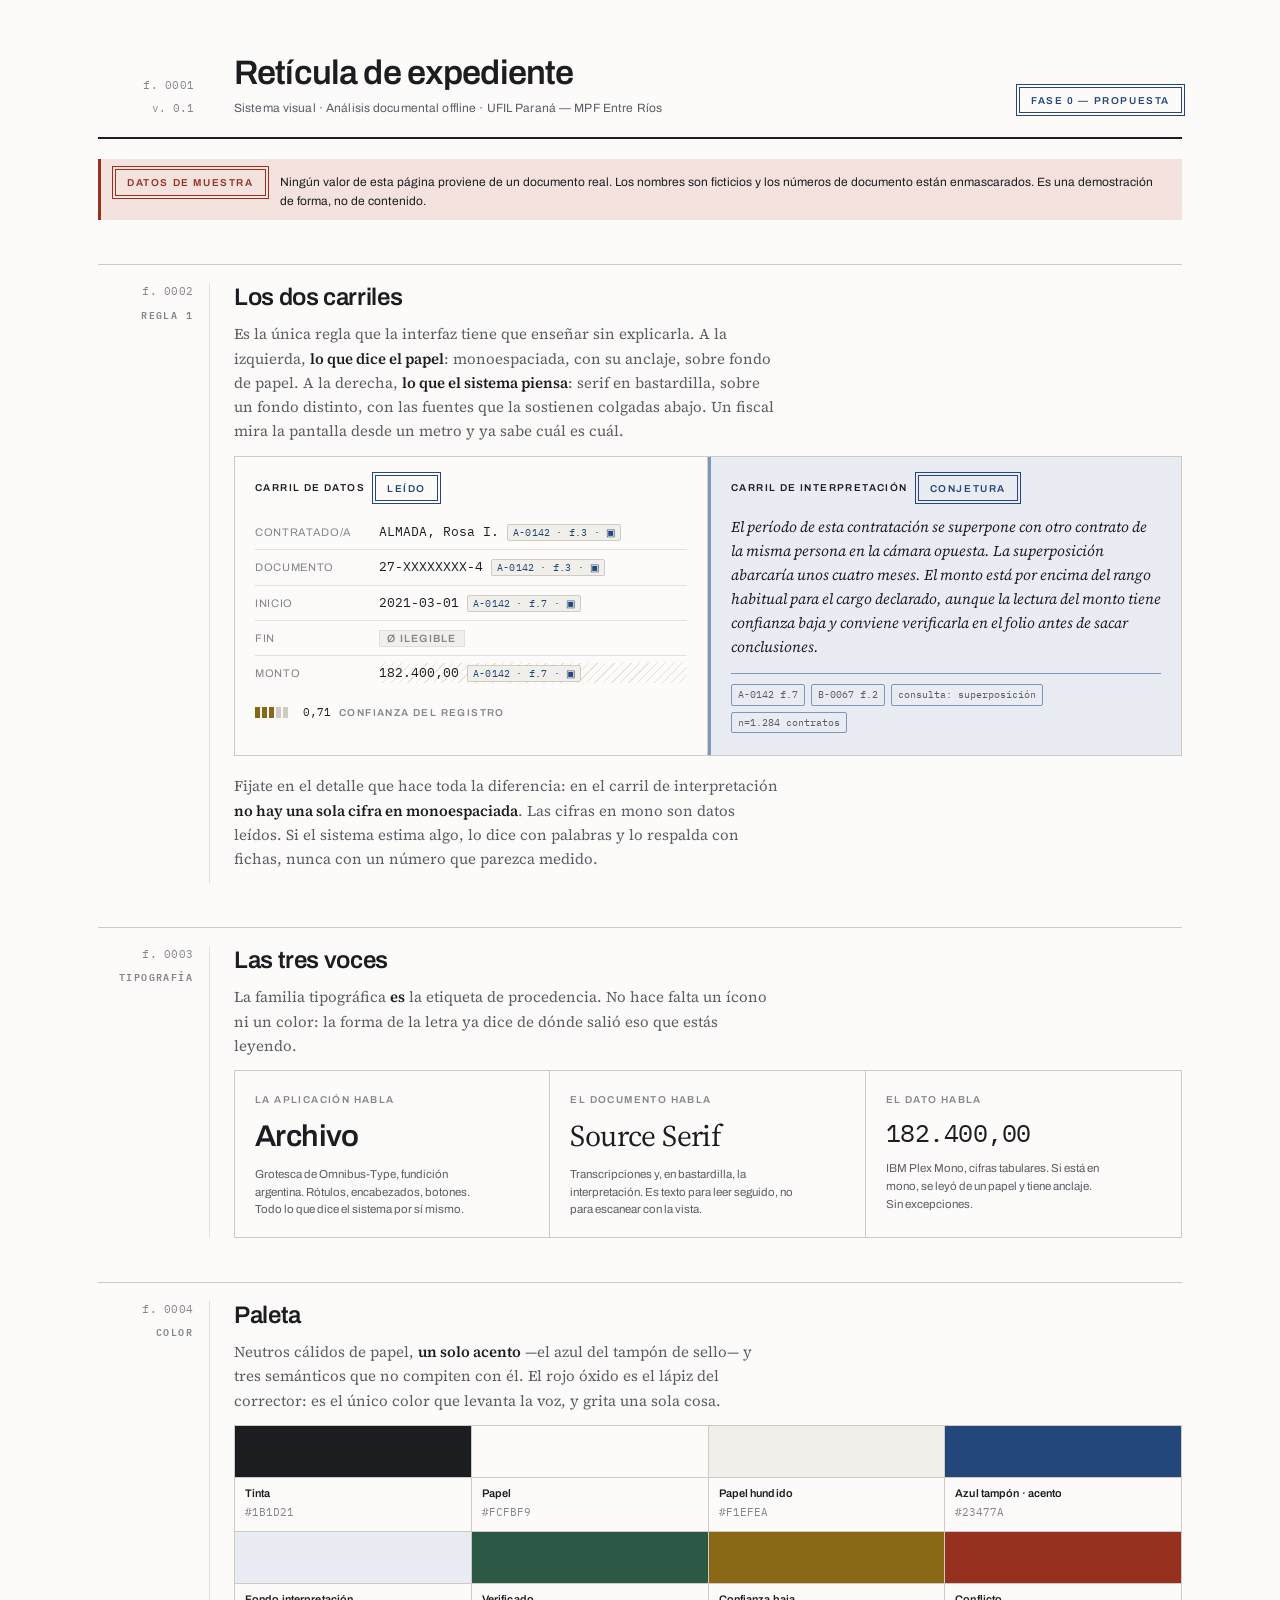
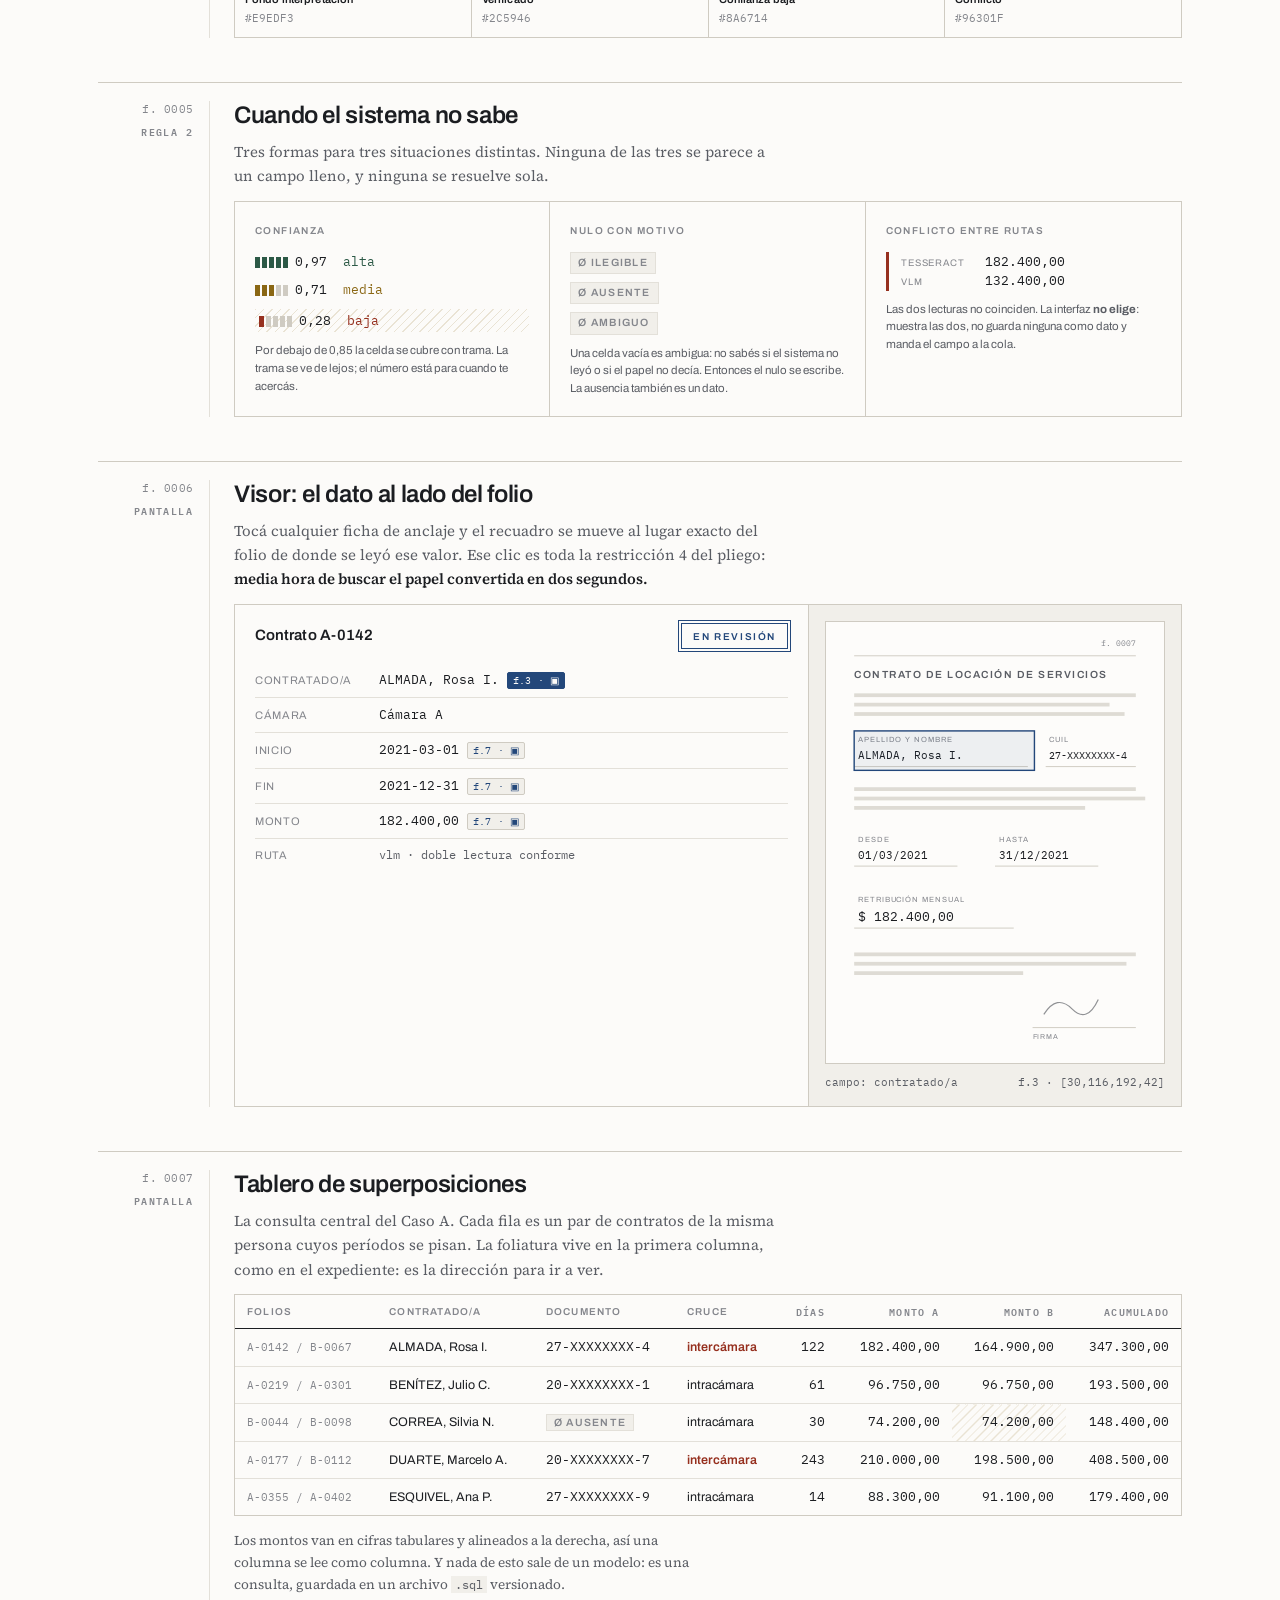
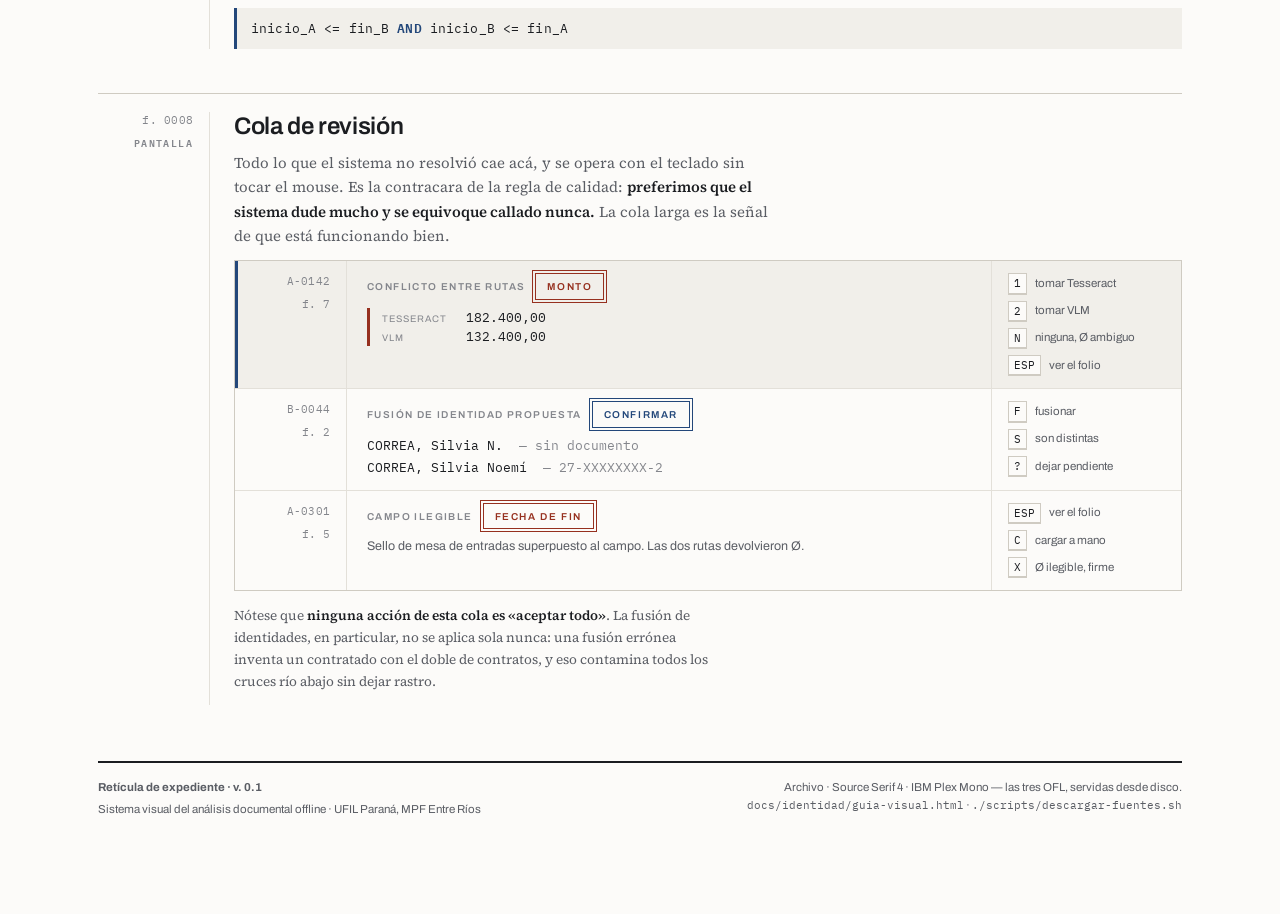
<file: docs/identidad/guia-visual.html>
<!doctype html>
<html lang="es-AR">
<head>
<meta charset="utf-8">
<meta name="viewport" content="width=device-width, initial-scale=1">
<title>Retícula de Expediente — UFIL Paraná</title>
<style>
:root{color-scheme:light dark}
html,body{margin:0}
img{max-width:100%}
[hidden]{display:none!important}
</style>
<style>
/* Fuentes servidas desde disco. Ninguna llamada de red (restricción 1).
   Se obtienen una sola vez con ./scripts/descargar-fuentes.sh */
@font-face{font-family:'Archivo';src:url('../../assets/fuentes/Archivo-Variable.ttf') format('truetype-variations');font-weight:400 700;font-style:normal;font-display:swap}
@font-face{font-family:'Archivo';src:url('../../assets/fuentes/Archivo-Italic-Variable.ttf') format('truetype-variations');font-weight:400 700;font-style:italic;font-display:swap}
@font-face{font-family:'Source Serif 4';src:url('../../assets/fuentes/SourceSerif4-Variable.ttf') format('truetype-variations');font-weight:400 700;font-style:normal;font-display:swap}
@font-face{font-family:'Source Serif 4';src:url('../../assets/fuentes/SourceSerif4-Italic-Variable.ttf') format('truetype-variations');font-weight:400 700;font-style:italic;font-display:swap}
@font-face{font-family:'IBM Plex Mono';src:url('../../assets/fuentes/IBMPlexMono-Regular.ttf') format('truetype');font-weight:400;font-style:normal;font-display:swap}
@font-face{font-family:'IBM Plex Mono';src:url('../../assets/fuentes/IBMPlexMono-Medium.ttf') format('truetype');font-weight:500;font-style:normal;font-display:swap}
@font-face{font-family:'IBM Plex Mono';src:url('../../assets/fuentes/IBMPlexMono-SemiBold.ttf') format('truetype');font-weight:600;font-style:normal;font-display:swap}
</style>
<style>
:root{
  --tinta:#1B1D21; --tinta-2:#5A5D64; --tinta-3:#84868C;
  --papel:#FCFBF9; --papel-2:#F1EFEA; --papel-3:#E7E4DD;
  --filete:#CFCBC2; --filete-2:#E3E0D9;
  --sello:#23477A; --sello-suave:#DCE4F0;
  --interp:#E9EDF3; --interp-filete:#7F97B8;
  --verde:#2C5946; --ambar:#8A6714; --lapiz:#96301F; --lapiz-suave:#F4E2DE;
  --sans:'Archivo','Helvetica Neue',Arial,sans-serif;
  --serif:'Source Serif 4',Georgia,'Times New Roman',serif;
  --mono:'IBM Plex Mono','SF Mono',Menlo,Consolas,monospace;
  --canaleta:112px;
}
@media (prefers-color-scheme:dark){:root:not([data-theme="light"]){
  --tinta:#E6E3DC; --tinta-2:#9B9A95; --tinta-3:#75767A;
  --papel:#16181B; --papel-2:#1E2126; --papel-3:#272B31;
  --filete:#33373D; --filete-2:#25292E;
  --sello:#7EA3D6; --sello-suave:#1C2836;
  --interp:#1B2028; --interp-filete:#4A5E7A;
  --verde:#79B79B; --ambar:#D0A63F; --lapiz:#E08472; --lapiz-suave:#31201D;
}}
:root[data-theme="dark"]{
  --tinta:#E6E3DC; --tinta-2:#9B9A95; --tinta-3:#75767A;
  --papel:#16181B; --papel-2:#1E2126; --papel-3:#272B31;
  --filete:#33373D; --filete-2:#25292E;
  --sello:#7EA3D6; --sello-suave:#1C2836;
  --interp:#1B2028; --interp-filete:#4A5E7A;
  --verde:#79B79B; --ambar:#D0A63F; --lapiz:#E08472; --lapiz-suave:#31201D;
}

*{box-sizing:border-box}
body{
  background:var(--papel); color:var(--tinta);
  font-family:var(--sans); font-size:13px; line-height:1.55;
  -webkit-font-smoothing:antialiased;
}
.hoja{max-width:1140px; margin:0 auto; padding:0 28px 96px}

/* ── Retícula de expediente: canaleta de marginalia + cuerpo ───────────── */
.bloque{
  display:grid; grid-template-columns:var(--canaleta) 1fr;
  border-top:1px solid var(--filete); padding-top:18px; margin-top:44px;
}
.marginalia{
  border-right:1px solid var(--filete-2); padding-right:16px;
  font-family:var(--mono); font-size:11px; color:var(--tinta-3);
  display:flex; flex-direction:column; gap:6px; text-align:right;
}
.cuerpo{padding-left:24px; min-width:0}
.folio{font-variant-numeric:tabular-nums; letter-spacing:.02em}

h1,h2,h3{margin:0; text-wrap:balance; font-weight:600}
h2{font-size:24px; letter-spacing:-.015em; line-height:1.2}
h3{font-size:15px; letter-spacing:.005em; margin-bottom:8px}
p{margin:0 0 12px; max-width:68ch}
.prosa{font-family:var(--serif); font-size:15px; line-height:1.62; color:var(--tinta-2)}
.prosa strong{color:var(--tinta); font-weight:600}

.rotulo{
  font-size:10px; font-weight:600; letter-spacing:.14em; text-transform:uppercase;
  color:var(--tinta-3);
}

/* ── El sello: doble filete, versalitas, sin rotación ──────────────────── */
.sello{
  display:inline-block; padding:5px 11px 4px;
  border:1px solid currentColor; outline:1px solid currentColor; outline-offset:2px;
  font-size:10px; font-weight:600; letter-spacing:.16em; text-transform:uppercase;
  color:var(--sello); background:transparent;
}
.sello.alerta{color:var(--lapiz)}

/* ── Cabecera ──────────────────────────────────────────────────────────── */
.masthead{
  display:grid; grid-template-columns:var(--canaleta) 1fr auto; gap:0;
  align-items:end; padding:56px 0 20px; border-bottom:2px solid var(--tinta);
}
.masthead .marginalia{border-right:none; padding-right:16px}
.masthead h1{
  font-size:34px; letter-spacing:-.025em; line-height:1.02; padding-left:24px;
}
.masthead .sub{
  padding-left:24px; margin-top:8px; font-size:12px; color:var(--tinta-2);
  letter-spacing:.01em;
}
.aviso{
  margin-top:20px; display:flex; gap:14px; align-items:baseline;
  border-left:3px solid var(--lapiz); background:var(--lapiz-suave);
  padding:10px 14px; font-size:12px; color:var(--tinta);
}

/* ── Los dos carriles ──────────────────────────────────────────────────── */
.carriles{display:grid; grid-template-columns:1fr 1fr; gap:0; border:1px solid var(--filete)}
@media (max-width:860px){.carriles{grid-template-columns:1fr}}
.carril{padding:18px 20px 22px}
.carril--dato{background:var(--papel); border-right:1px solid var(--filete)}
.carril--interp{
  background:var(--interp); border-left:3px solid var(--interp-filete);
}
@media (max-width:860px){.carril--dato{border-right:none;border-bottom:1px solid var(--filete)}}
.carril h3{display:flex; align-items:center; gap:10px; margin-bottom:14px}
.carril h3 .rotulo{color:inherit}

.campo{
  display:grid; grid-template-columns:112px 1fr; gap:12px; align-items:baseline;
  padding:7px 0; border-bottom:1px solid var(--filete-2);
}
.campo:last-of-type{border-bottom:none}
.campo dt{font-size:11px; letter-spacing:.06em; text-transform:uppercase; color:var(--tinta-3)}
.campo dd{margin:0; font-family:var(--mono); font-size:13px; font-variant-numeric:tabular-nums}

/* ficha de anclaje: el único radio del sistema */
.ancla{
  font-family:var(--mono); font-size:10px; letter-spacing:.02em;
  border:1px solid var(--filete); border-radius:2px; background:var(--papel-2);
  color:var(--sello); padding:1px 5px; margin-left:8px; cursor:pointer;
  white-space:nowrap; font-variant-numeric:tabular-nums;
}
.ancla:hover{background:var(--sello-suave); border-color:var(--sello)}
.ancla[aria-pressed="true"]{background:var(--sello); border-color:var(--sello); color:var(--papel)}
:focus-visible{outline:2px solid var(--sello); outline-offset:2px}

.interp-texto{
  font-family:var(--serif); font-style:italic; font-size:15px; line-height:1.6;
  color:var(--tinta); margin:0 0 14px;
}
.fuentes{display:flex; flex-wrap:wrap; gap:6px; padding-top:10px; border-top:1px solid var(--interp-filete)}
.chip{
  font-family:var(--mono); font-size:10px; padding:2px 6px; border-radius:2px;
  border:1px solid var(--interp-filete); color:var(--tinta-2); background:transparent;
}

/* ── Estados ───────────────────────────────────────────────────────────── */
.nulo{
  font-family:var(--sans); font-size:10.5px; font-weight:600; letter-spacing:.12em;
  text-transform:uppercase; color:var(--tinta-3);
  background:var(--papel-2); border:1px solid var(--filete-2); padding:2px 7px;
}
.conflicto{border-left:3px solid var(--lapiz); padding-left:12px; margin-left:-15px}
.conflicto .ruta{
  display:flex; gap:10px; align-items:baseline; font-family:var(--mono); font-size:12.5px;
}
.conflicto .ruta span:first-child{
  font-family:var(--sans); font-size:9.5px; letter-spacing:.1em; text-transform:uppercase;
  color:var(--tinta-3); width:74px; flex:none;
}
.baja-confianza{
  background-image:repeating-linear-gradient(-45deg,transparent 0 5px,rgba(138,103,20,.16) 5px 6px);
}

.barra{display:inline-flex; gap:2px; vertical-align:middle; margin-right:7px}
.barra i{width:5px; height:11px; background:var(--filete); display:block}
.barra i.on{background:var(--verde)}
.barra.media i.on{background:var(--ambar)}
.barra.baja i.on{background:var(--lapiz)}

/* ── Tipografía: las tres voces ────────────────────────────────────────── */
.voces{display:grid; grid-template-columns:repeat(3,1fr); gap:0; border:1px solid var(--filete)}
@media (max-width:860px){.voces{grid-template-columns:1fr}}
.voz{padding:18px 20px; border-right:1px solid var(--filete)}
.voz:last-child{border-right:none}
.voz .muestra{font-size:30px; line-height:1.15; margin:10px 0 12px; letter-spacing:-.02em}
.voz .nota{font-size:11.5px; color:var(--tinta-2); max-width:32ch}
.v-sans .muestra{font-family:var(--sans); font-weight:600}
.v-serif .muestra{font-family:var(--serif)}
.v-mono .muestra{font-family:var(--mono); font-size:25px; font-variant-numeric:tabular-nums}

/* ── Paleta ────────────────────────────────────────────────────────────── */
.paleta{display:grid; grid-template-columns:repeat(4,1fr); gap:1px; background:var(--filete); border:1px solid var(--filete)}
.tono{background:var(--papel); padding:0}
.tono .swatch{height:52px; border-bottom:1px solid var(--filete)}
.tono .meta{padding:7px 10px 9px}
.tono b{display:block; font-size:11px; font-weight:600; letter-spacing:.01em}
.tono code{font-family:var(--mono); font-size:10.5px; color:var(--tinta-3)}

/* ── Visor de folio ────────────────────────────────────────────────────── */
.visor{display:grid; grid-template-columns:1fr 372px; gap:0; border:1px solid var(--filete)}
@media (max-width:900px){.visor{grid-template-columns:1fr}}
.visor .datos{padding:18px 20px; border-right:1px solid var(--filete)}
.visor .lamina{background:var(--papel-2); padding:16px; display:flex; flex-direction:column; gap:10px}
.visor svg{width:100%; height:auto; display:block; border:1px solid var(--filete); background:#FDFCFA}
#marco{transition:x .28s cubic-bezier(.4,0,.2,1),y .28s cubic-bezier(.4,0,.2,1),width .28s,height .28s}
@media (prefers-reduced-motion:reduce){#marco{transition:none}}
.pie-lamina{font-family:var(--mono); font-size:10.5px; color:var(--tinta-2); display:flex; justify-content:space-between; gap:10px}

/* ── Tablas ────────────────────────────────────────────────────────────── */
.tabla-env{overflow-x:auto; border:1px solid var(--filete)}
table{border-collapse:collapse; width:100%; font-size:12.5px}
thead th{
  text-align:left; font-size:10px; font-weight:600; letter-spacing:.12em;
  text-transform:uppercase; color:var(--tinta-3);
  padding:9px 12px; border-bottom:1px solid var(--tinta); white-space:nowrap;
}
tbody td{padding:8px 12px; border-bottom:1px solid var(--filete-2); vertical-align:baseline}
tbody tr:last-child td{border-bottom:none}
.num{font-family:var(--mono); font-variant-numeric:tabular-nums; text-align:right; white-space:nowrap}
.fol{font-family:var(--mono); font-size:10.5px; color:var(--tinta-3); font-variant-numeric:tabular-nums}
tbody tr:hover{background:var(--papel-2)}
.marca-sup{color:var(--lapiz); font-weight:600}

/* ── Cola de revisión ──────────────────────────────────────────────────── */
.cola{border:1px solid var(--filete)}
.cola-fila{display:grid; grid-template-columns:var(--canaleta) 1fr 190px; border-bottom:1px solid var(--filete-2)}
.cola-fila:last-child{border-bottom:none}
.cola-fila.foco{background:var(--papel-2); box-shadow:inset 3px 0 0 var(--sello)}
.cola-fila .marginalia{padding:12px 16px 12px 0; border-right:1px solid var(--filete-2)}
.cola-fila .med{padding:12px 20px}
.cola-fila .acc{padding:12px 16px; border-left:1px solid var(--filete-2); display:flex; flex-direction:column; gap:6px}
.tecla{
  display:inline-flex; align-items:center; gap:8px; font-size:11.5px; color:var(--tinta-2);
}
kbd{
  font-family:var(--mono); font-size:10.5px; border:1px solid var(--filete);
  border-bottom-width:2px; padding:1px 5px; background:var(--papel); color:var(--tinta);
}

.pie{
  margin-top:56px; padding-top:16px; border-top:2px solid var(--tinta);
  font-size:11.5px; color:var(--tinta-2); display:flex; flex-wrap:wrap; gap:24px;
  justify-content:space-between;
}
.pie code{font-family:var(--mono); font-size:11px}
.cod{font-family:var(--mono); font-size:12px; background:var(--papel-2); padding:1px 4px}
.sql{font-family:var(--mono); font-size:12.5px; margin:0; padding:11px 14px;
  background:var(--papel-2); border-left:3px solid var(--sello); color:var(--tinta);
  overflow-x:auto; letter-spacing:.01em}
.sql b{color:var(--sello); font-weight:600}

@media (max-width:860px){
  .paleta{grid-template-columns:repeat(2,1fr)}
  .tres-estados{grid-template-columns:1fr !important}
  .tres-estados>div{border-right:none !important; border-bottom:1px solid var(--filete)}
  .tres-estados>div:last-child{border-bottom:none}
}
@media (max-width:900px){
  .visor .datos{border-right:none; border-bottom:1px solid var(--filete)}
}
@media (max-width:620px){
  :root{--canaleta:64px}
  .hoja{padding:0 16px 72px}
  .masthead{grid-template-columns:1fr; gap:12px}
  .masthead .marginalia{flex-direction:row; gap:14px; text-align:left; padding:0}
  .masthead h1,.masthead .sub{padding-left:0}
  .cola-fila{grid-template-columns:1fr}
  .cola-fila .marginalia{flex-direction:row; gap:12px; text-align:left; border-right:none; padding:12px 0 0}
  .cola-fila .acc{border-left:none; border-top:1px solid var(--filete-2)}
}
</style>

</head>
<body>
<div class="hoja">

  <header class="masthead">
    <div class="marginalia">
      <span class="folio">f. 0001</span>
      <span>v. 0.1</span>
    </div>
    <div>
      <h1>Retícula de expediente</h1>
      <div class="sub">Sistema visual · Análisis documental offline · UFIL Paraná — MPF Entre Ríos</div>
    </div>
    <div style="padding-bottom:4px"><span class="sello">Fase 0 — Propuesta</span></div>
  </header>

  <div class="aviso">
    <span class="sello alerta" style="flex:none">Datos de muestra</span>
    <span>Ningún valor de esta página proviene de un documento real. Los nombres son
    ficticios y los números de documento están enmascarados. Es una demostración de
    forma, no de contenido.</span>
  </div>

  <!-- ─────────────────────────────────────────────────────────────────── -->
  <section class="bloque">
    <div class="marginalia">
      <span class="folio">f. 0002</span>
      <span class="rotulo" style="text-align:right">Regla 1</span>
    </div>
    <div class="cuerpo">
      <h2>Los dos carriles</h2>
      <p class="prosa" style="margin-top:10px">
        Es la única regla que la interfaz tiene que enseñar sin explicarla. A la
        izquierda, <strong>lo que dice el papel</strong>: monoespaciada, con su anclaje,
        sobre fondo de papel. A la derecha, <strong>lo que el sistema piensa</strong>:
        serif en bastardilla, sobre un fondo distinto, con las fuentes que la sostienen
        colgadas abajo. Un fiscal mira la pantalla desde un metro y ya sabe cuál es cuál.
      </p>

      <div class="carriles">
        <div class="carril carril--dato">
          <h3><span class="rotulo">Carril de datos</span> <span class="sello">Leído</span></h3>
          <dl style="margin:0">
            <div class="campo">
              <dt>Contratado/a</dt>
              <dd>ALMADA, Rosa I.<button class="ancla" data-marco="0">A-0142 · f.3 · ▣</button></dd>
            </div>
            <div class="campo">
              <dt>Documento</dt>
              <dd>27-XXXXXXXX-4<button class="ancla" data-marco="1">A-0142 · f.3 · ▣</button></dd>
            </div>
            <div class="campo">
              <dt>Inicio</dt>
              <dd>2021-03-01<button class="ancla" data-marco="1">A-0142 · f.7 · ▣</button></dd>
            </div>
            <div class="campo">
              <dt>Fin</dt>
              <dd><span class="nulo">Ø Ilegible</span></dd>
            </div>
            <div class="campo">
              <dt>Monto</dt>
              <dd class="baja-confianza">182.400,00<button class="ancla" data-marco="2">A-0142 · f.7 · ▣</button></dd>
            </div>
          </dl>
          <div style="margin-top:14px; display:flex; align-items:center; gap:8px">
            <span class="barra media"><i class="on"></i><i class="on"></i><i class="on"></i><i></i><i></i></span>
            <span style="font-family:var(--mono);font-size:11px">0,71</span>
            <span class="rotulo">confianza del registro</span>
          </div>
        </div>

        <div class="carril carril--interp">
          <h3><span class="rotulo">Carril de interpretación</span> <span class="sello">Conjetura</span></h3>
          <p class="interp-texto">
            El período de esta contratación se superpone con otro contrato de la misma
            persona en la cámara opuesta. La superposición abarcaría unos cuatro meses.
            El monto está por encima del rango habitual para el cargo declarado, aunque
            la lectura del monto tiene confianza baja y conviene verificarla en el folio
            antes de sacar conclusiones.
          </p>
          <div class="fuentes">
            <span class="chip">A-0142 f.7</span>
            <span class="chip">B-0067 f.2</span>
            <span class="chip">consulta: superposición</span>
            <span class="chip">n=1.284 contratos</span>
          </div>
        </div>
      </div>

      <p class="prosa" style="margin-top:18px">
        Fijate en el detalle que hace toda la diferencia: en el carril de interpretación
        <strong>no hay una sola cifra en monoespaciada</strong>. Las cifras en mono son
        datos leídos. Si el sistema estima algo, lo dice con palabras y lo respalda con
        fichas, nunca con un número que parezca medido.
      </p>
    </div>
  </section>

  <!-- ─────────────────────────────────────────────────────────────────── -->
  <section class="bloque">
    <div class="marginalia">
      <span class="folio">f. 0003</span>
      <span class="rotulo" style="text-align:right">Tipografía</span>
    </div>
    <div class="cuerpo">
      <h2>Las tres voces</h2>
      <p class="prosa" style="margin-top:10px">
        La familia tipográfica <strong>es</strong> la etiqueta de procedencia. No hace
        falta un ícono ni un color: la forma de la letra ya dice de dónde salió eso que
        estás leyendo.
      </p>
      <div class="voces">
        <div class="voz v-sans">
          <span class="rotulo">La aplicación habla</span>
          <div class="muestra">Archivo</div>
          <div class="nota">Grotesca de Omnibus-Type, fundición argentina. Rótulos,
          encabezados, botones. Todo lo que dice el sistema por sí mismo.</div>
        </div>
        <div class="voz v-serif">
          <span class="rotulo">El documento habla</span>
          <div class="muestra">Source Serif</div>
          <div class="nota">Transcripciones y, en bastardilla, la interpretación.
          Es texto para leer seguido, no para escanear con la vista.</div>
        </div>
        <div class="voz v-mono">
          <span class="rotulo">El dato habla</span>
          <div class="muestra">182.400,00</div>
          <div class="nota">IBM Plex Mono, cifras tabulares. Si está en mono, se leyó
          de un papel y tiene anclaje. Sin excepciones.</div>
        </div>
      </div>
    </div>
  </section>

  <!-- ─────────────────────────────────────────────────────────────────── -->
  <section class="bloque">
    <div class="marginalia">
      <span class="folio">f. 0004</span>
      <span class="rotulo" style="text-align:right">Color</span>
    </div>
    <div class="cuerpo">
      <h2>Paleta</h2>
      <p class="prosa" style="margin-top:10px">
        Neutros cálidos de papel, <strong>un solo acento</strong> —el azul del tampón de
        sello— y tres semánticos que no compiten con él. El rojo óxido es el lápiz del
        corrector: es el único color que levanta la voz, y grita una sola cosa.
      </p>
      <div class="paleta">
        <div class="tono"><div class="swatch" style="background:#1B1D21"></div><div class="meta"><b>Tinta</b><code>#1B1D21</code></div></div>
        <div class="tono"><div class="swatch" style="background:#FCFBF9"></div><div class="meta"><b>Papel</b><code>#FCFBF9</code></div></div>
        <div class="tono"><div class="swatch" style="background:#F1EFEA"></div><div class="meta"><b>Papel hundido</b><code>#F1EFEA</code></div></div>
        <div class="tono"><div class="swatch" style="background:#23477A"></div><div class="meta"><b>Azul tampón · acento</b><code>#23477A</code></div></div>
        <div class="tono"><div class="swatch" style="background:#E9EDF3"></div><div class="meta"><b>Fondo interpretación</b><code>#E9EDF3</code></div></div>
        <div class="tono"><div class="swatch" style="background:#2C5946"></div><div class="meta"><b>Verificado</b><code>#2C5946</code></div></div>
        <div class="tono"><div class="swatch" style="background:#8A6714"></div><div class="meta"><b>Confianza baja</b><code>#8A6714</code></div></div>
        <div class="tono"><div class="swatch" style="background:#96301F"></div><div class="meta"><b>Conflicto</b><code>#96301F</code></div></div>
      </div>
    </div>
  </section>

  <!-- ─────────────────────────────────────────────────────────────────── -->
  <section class="bloque">
    <div class="marginalia">
      <span class="folio">f. 0005</span>
      <span class="rotulo" style="text-align:right">Regla 2</span>
    </div>
    <div class="cuerpo">
      <h2>Cuando el sistema no sabe</h2>
      <p class="prosa" style="margin-top:10px">
        Tres formas para tres situaciones distintas. Ninguna de las tres se parece a un
        campo lleno, y ninguna se resuelve sola.
      </p>

      <div style="display:grid; grid-template-columns:repeat(3,1fr); gap:0; border:1px solid var(--filete)" class="tres-estados">
        <div style="padding:18px 20px; border-right:1px solid var(--filete)">
          <span class="rotulo">Confianza</span>
          <div style="margin:12px 0 10px; display:flex; flex-direction:column; gap:9px; font-family:var(--mono); font-size:12.5px">
            <div><span class="barra"><i class="on"></i><i class="on"></i><i class="on"></i><i class="on"></i><i class="on"></i></span>0,97 &nbsp;<span style="color:var(--verde)">alta</span></div>
            <div><span class="barra media"><i class="on"></i><i class="on"></i><i class="on"></i><i></i><i></i></span>0,71 &nbsp;<span style="color:var(--ambar)">media</span></div>
            <div class="baja-confianza" style="padding:2px 4px"><span class="barra baja"><i class="on"></i><i></i><i></i><i></i><i></i></span>0,28 &nbsp;<span style="color:var(--lapiz)">baja</span></div>
          </div>
          <div class="nota" style="font-size:11.5px; color:var(--tinta-2)">Por debajo de 0,85 la
          celda se cubre con trama. La trama se ve de lejos; el número está para cuando
          te acercás.</div>
        </div>

        <div style="padding:18px 20px; border-right:1px solid var(--filete)">
          <span class="rotulo">Nulo con motivo</span>
          <div style="margin:12px 0 10px; display:flex; flex-direction:column; gap:8px; align-items:flex-start">
            <span class="nulo">Ø Ilegible</span>
            <span class="nulo">Ø Ausente</span>
            <span class="nulo">Ø Ambiguo</span>
          </div>
          <div class="nota" style="font-size:11.5px; color:var(--tinta-2)">Una celda vacía es
          ambigua: no sabés si el sistema no leyó o si el papel no decía. Entonces el
          nulo se escribe. La ausencia también es un dato.</div>
        </div>

        <div style="padding:18px 20px">
          <span class="rotulo">Conflicto entre rutas</span>
          <div class="conflicto" style="margin:12px 0 10px 0">
            <div class="ruta"><span>Tesseract</span><span>182.400,00</span></div>
            <div class="ruta"><span>VLM</span><span>132.400,00</span></div>
          </div>
          <div class="nota" style="font-size:11.5px; color:var(--tinta-2)">Las dos lecturas no
          coinciden. La interfaz <b>no elige</b>: muestra las dos, no guarda ninguna
          como dato y manda el campo a la cola.</div>
        </div>
      </div>
    </div>
  </section>

  <!-- ─────────────────────────────────────────────────────────────────── -->
  <section class="bloque">
    <div class="marginalia">
      <span class="folio">f. 0006</span>
      <span class="rotulo" style="text-align:right">Pantalla</span>
    </div>
    <div class="cuerpo">
      <h2>Visor: el dato al lado del folio</h2>
      <p class="prosa" style="margin-top:10px">
        Tocá cualquier ficha de anclaje y el recuadro se mueve al lugar exacto del folio
        de donde se leyó ese valor. Ese clic es toda la restricción 4 del pliego:
        <strong>media hora de buscar el papel convertida en dos segundos.</strong>
      </p>

      <div class="visor">
        <div class="datos">
          <div style="display:flex; justify-content:space-between; align-items:baseline; gap:12px; margin-bottom:14px">
            <h3 style="margin:0">Contrato A-0142</h3>
            <span class="sello">En revisión</span>
          </div>
          <dl style="margin:0">
            <div class="campo">
              <dt>Contratado/a</dt>
              <dd>ALMADA, Rosa I.<button class="ancla" data-marco="0" aria-pressed="true">f.3 · ▣</button></dd>
            </div>
            <div class="campo">
              <dt>Cámara</dt>
              <dd>Cámara A</dd>
            </div>
            <div class="campo">
              <dt>Inicio</dt>
              <dd>2021-03-01<button class="ancla" data-marco="1">f.7 · ▣</button></dd>
            </div>
            <div class="campo">
              <dt>Fin</dt>
              <dd>2021-12-31<button class="ancla" data-marco="2">f.7 · ▣</button></dd>
            </div>
            <div class="campo">
              <dt>Monto</dt>
              <dd class="num" style="text-align:left">182.400,00<button class="ancla" data-marco="3">f.7 · ▣</button></dd>
            </div>
            <div class="campo">
              <dt>Ruta</dt>
              <dd style="font-size:11.5px; color:var(--tinta-2)">vlm · doble lectura conforme</dd>
            </div>
          </dl>
        </div>

        <div class="lamina">
          <svg viewBox="0 0 360 470" role="img" aria-label="Esquema de un folio escaneado con el recuadro de anclaje resaltado">
            <rect x="0" y="0" width="360" height="470" fill="#FDFCFA"/>
            <text x="330" y="26" text-anchor="end" font-family="IBM Plex Mono, monospace" font-size="9" fill="#84868C">f. 0007</text>
            <line x1="30" y1="36" x2="330" y2="36" stroke="#CFCBC2" stroke-width="1"/>
            <text x="30" y="60" font-family="Archivo, sans-serif" font-size="11" font-weight="600" letter-spacing="1.6" fill="#5A5D64">CONTRATO DE LOCACIÓN DE SERVICIOS</text>
            <g fill="#DEDBD4">
              <rect x="30" y="76" width="300" height="4"/><rect x="30" y="86" width="272" height="4"/>
              <rect x="30" y="96" width="288" height="4"/>
            </g>
            <text x="34" y="128" font-family="Archivo, sans-serif" font-size="8" letter-spacing="1" fill="#84868C">APELLIDO Y NOMBRE</text>
            <text x="34" y="146" font-family="IBM Plex Mono, monospace" font-size="12" fill="#1B1D21">ALMADA, Rosa I.</text>
            <line x1="30" y1="154" x2="215" y2="154" stroke="#CFCBC2"/>
            <text x="238" y="128" font-family="Archivo, sans-serif" font-size="8" letter-spacing="1" fill="#84868C">CUIL</text>
            <text x="238" y="146" font-family="IBM Plex Mono, monospace" font-size="11" fill="#1B1D21">27-XXXXXXXX-4</text>
            <line x1="234" y1="154" x2="330" y2="154" stroke="#CFCBC2"/>
            <g fill="#DEDBD4">
              <rect x="30" y="176" width="300" height="4"/><rect x="30" y="186" width="310" height="4"/>
              <rect x="30" y="196" width="246" height="4"/>
            </g>
            <text x="34" y="234" font-family="Archivo, sans-serif" font-size="8" letter-spacing="1" fill="#84868C">DESDE</text>
            <text x="34" y="252" font-family="IBM Plex Mono, monospace" font-size="12" fill="#1B1D21">01/03/2021</text>
            <line x1="30" y1="260" x2="140" y2="260" stroke="#CFCBC2"/>
            <text x="184" y="234" font-family="Archivo, sans-serif" font-size="8" letter-spacing="1" fill="#84868C">HASTA</text>
            <text x="184" y="252" font-family="IBM Plex Mono, monospace" font-size="12" fill="#1B1D21">31/12/2021</text>
            <line x1="180" y1="260" x2="290" y2="260" stroke="#CFCBC2"/>
            <text x="34" y="298" font-family="Archivo, sans-serif" font-size="8" letter-spacing="1" fill="#84868C">RETRIBUCIÓN MENSUAL</text>
            <text x="34" y="318" font-family="IBM Plex Mono, monospace" font-size="14" fill="#1B1D21">$ 182.400,00</text>
            <line x1="30" y1="326" x2="200" y2="326" stroke="#CFCBC2"/>
            <g fill="#DEDBD4">
              <rect x="30" y="352" width="300" height="4"/><rect x="30" y="362" width="290" height="4"/>
              <rect x="30" y="372" width="180" height="4"/>
            </g>
            <path d="M232 418 q14 -22 30 -6 t28 -10" fill="none" stroke="#3A3D44" stroke-width="1.3" opacity=".55"/>
            <line x1="220" y1="432" x2="330" y2="432" stroke="#CFCBC2"/>
            <text x="220" y="444" font-family="Archivo, sans-serif" font-size="7.5" letter-spacing="1" fill="#84868C">FIRMA</text>
            <rect id="marco" x="30" y="116" width="192" height="42" fill="#23477A" fill-opacity=".07" stroke="#23477A" stroke-width="1.5"/>
          </svg>
          <div class="pie-lamina">
            <span id="pie-campo">campo: contratado/a</span>
            <span id="pie-coords">f.3 · [30,116,192,42]</span>
          </div>
        </div>
      </div>
    </div>
  </section>

  <!-- ─────────────────────────────────────────────────────────────────── -->
  <section class="bloque">
    <div class="marginalia">
      <span class="folio">f. 0007</span>
      <span class="rotulo" style="text-align:right">Pantalla</span>
    </div>
    <div class="cuerpo">
      <h2>Tablero de superposiciones</h2>
      <p class="prosa" style="margin-top:10px">
        La consulta central del Caso A. Cada fila es un par de contratos de la misma
        persona cuyos períodos se pisan. La foliatura vive en la primera columna, como
        en el expediente: es la dirección para ir a ver.
      </p>
      <div class="tabla-env">
        <table>
          <thead>
            <tr>
              <th>Folios</th><th>Contratado/a</th><th>Documento</th><th>Cruce</th>
              <th class="num">Días</th><th class="num">Monto A</th><th class="num">Monto B</th><th class="num">Acumulado</th>
            </tr>
          </thead>
          <tbody>
            <tr>
              <td class="fol">A-0142 / B-0067</td>
              <td>ALMADA, Rosa I.</td>
              <td class="num" style="text-align:left">27-XXXXXXXX-4</td>
              <td><span class="marca-sup">intercámara</span></td>
              <td class="num">122</td><td class="num">182.400,00</td><td class="num">164.900,00</td><td class="num">347.300,00</td>
            </tr>
            <tr>
              <td class="fol">A-0219 / A-0301</td>
              <td>BENÍTEZ, Julio C.</td>
              <td class="num" style="text-align:left">20-XXXXXXXX-1</td>
              <td>intracámara</td>
              <td class="num">61</td><td class="num">96.750,00</td><td class="num">96.750,00</td><td class="num">193.500,00</td>
            </tr>
            <tr>
              <td class="fol">B-0044 / B-0098</td>
              <td>CORREA, Silvia N.</td>
              <td class="num" style="text-align:left"><span class="nulo">Ø Ausente</span></td>
              <td>intracámara</td>
              <td class="num">30</td><td class="num">74.200,00</td><td class="num baja-confianza">74.200,00</td><td class="num">148.400,00</td>
            </tr>
            <tr>
              <td class="fol">A-0177 / B-0112</td>
              <td>DUARTE, Marcelo A.</td>
              <td class="num" style="text-align:left">20-XXXXXXXX-7</td>
              <td><span class="marca-sup">intercámara</span></td>
              <td class="num">243</td><td class="num">210.000,00</td><td class="num">198.500,00</td><td class="num">408.500,00</td>
            </tr>
            <tr>
              <td class="fol">A-0355 / A-0402</td>
              <td>ESQUIVEL, Ana P.</td>
              <td class="num" style="text-align:left">27-XXXXXXXX-9</td>
              <td>intracámara</td>
              <td class="num">14</td><td class="num">88.300,00</td><td class="num">91.100,00</td><td class="num">179.400,00</td>
            </tr>
          </tbody>
        </table>
      </div>
      <p class="prosa" style="margin-top:14px; font-size:13.5px">
        Los montos van en cifras tabulares y alineados a la derecha, así una columna se
        lee como columna. Y nada de esto sale de un modelo: es una consulta, guardada en
        un archivo <code class="cod">.sql</code> versionado.
      </p>
      <pre class="sql">inicio_A &lt;= fin_B <b>AND</b> inicio_B &lt;= fin_A</pre>
    </div>
  </section>

  <!-- ─────────────────────────────────────────────────────────────────── -->
  <section class="bloque">
    <div class="marginalia">
      <span class="folio">f. 0008</span>
      <span class="rotulo" style="text-align:right">Pantalla</span>
    </div>
    <div class="cuerpo">
      <h2>Cola de revisión</h2>
      <p class="prosa" style="margin-top:10px">
        Todo lo que el sistema no resolvió cae acá, y se opera con el teclado sin tocar
        el mouse. Es la contracara de la regla de calidad: <strong>preferimos que el
        sistema dude mucho y se equivoque callado nunca.</strong> La cola larga es la
        señal de que está funcionando bien.
      </p>
      <div class="cola">
        <div class="cola-fila foco">
          <div class="marginalia"><span class="folio">A-0142</span><span>f. 7</span></div>
          <div class="med">
            <div style="display:flex; gap:10px; align-items:baseline; margin-bottom:8px">
              <span class="rotulo">Conflicto entre rutas</span><span class="sello alerta">Monto</span>
            </div>
            <div class="conflicto" style="margin-left:0">
              <div class="ruta"><span>Tesseract</span><span>182.400,00</span></div>
              <div class="ruta"><span>VLM</span><span>132.400,00</span></div>
            </div>
          </div>
          <div class="acc">
            <span class="tecla"><kbd>1</kbd> tomar Tesseract</span>
            <span class="tecla"><kbd>2</kbd> tomar VLM</span>
            <span class="tecla"><kbd>N</kbd> ninguna, Ø ambiguo</span>
            <span class="tecla"><kbd>ESP</kbd> ver el folio</span>
          </div>
        </div>
        <div class="cola-fila">
          <div class="marginalia"><span class="folio">B-0044</span><span>f. 2</span></div>
          <div class="med">
            <div style="display:flex; gap:10px; align-items:baseline; margin-bottom:8px">
              <span class="rotulo">Fusión de identidad propuesta</span><span class="sello">Confirmar</span>
            </div>
            <div style="font-family:var(--mono); font-size:12.5px; display:flex; flex-direction:column; gap:3px">
              <span>CORREA, Silvia N. &nbsp;<span style="color:var(--tinta-3)">— sin documento</span></span>
              <span>CORREA, Silvia Noemí &nbsp;<span style="color:var(--tinta-3)">— 27-XXXXXXXX-2</span></span>
            </div>
          </div>
          <div class="acc">
            <span class="tecla"><kbd>F</kbd> fusionar</span>
            <span class="tecla"><kbd>S</kbd> son distintas</span>
            <span class="tecla"><kbd>?</kbd> dejar pendiente</span>
          </div>
        </div>
        <div class="cola-fila">
          <div class="marginalia"><span class="folio">A-0301</span><span>f. 5</span></div>
          <div class="med">
            <div style="display:flex; gap:10px; align-items:baseline; margin-bottom:8px">
              <span class="rotulo">Campo ilegible</span><span class="sello alerta">Fecha de fin</span>
            </div>
            <div style="font-size:12.5px; color:var(--tinta-2)">Sello de mesa de entradas
            superpuesto al campo. Las dos rutas devolvieron Ø.</div>
          </div>
          <div class="acc">
            <span class="tecla"><kbd>ESP</kbd> ver el folio</span>
            <span class="tecla"><kbd>C</kbd> cargar a mano</span>
            <span class="tecla"><kbd>X</kbd> Ø ilegible, firme</span>
          </div>
        </div>
      </div>
      <p class="prosa" style="margin-top:14px; font-size:13.5px">
        Nótese que <strong>ninguna acción de esta cola es «aceptar todo»</strong>. La
        fusión de identidades, en particular, no se aplica sola nunca: una fusión errónea
        inventa un contratado con el doble de contratos, y eso contamina todos los cruces
        río abajo sin dejar rastro.
      </p>
    </div>
  </section>

  <footer class="pie">
    <div>
      <b style="display:block; margin-bottom:4px">Retícula de expediente · v. 0.1</b>
      Sistema visual del análisis documental offline · UFIL Paraná, MPF Entre Ríos
    </div>
    <div style="text-align:right">
      Archivo · Source Serif 4 · IBM Plex Mono — las tres OFL, servidas desde disco.<br>
      <code>docs/identidad/guia-visual.html</code> · <code>./scripts/descargar-fuentes.sh</code>
    </div>
  </footer>
</div>

<script>
(function(){
  var marcos = [
    {x:30,  y:116, w:192, h:42, campo:'contratado/a',       folio:'f.3'},
    {x:30,  y:222, w:112, h:44, campo:'fecha de inicio',    folio:'f.7'},
    {x:180, y:222, w:112, h:44, campo:'fecha de fin',       folio:'f.7'},
    {x:30,  y:284, w:172, h:48, campo:'retribución mensual',folio:'f.7'}
  ];
  var marco  = document.getElementById('marco');
  var pieC   = document.getElementById('pie-campo');
  var pieXY  = document.getElementById('pie-coords');
  var anclas = document.querySelectorAll('.ancla');

  function ir(i, boton){
    var m = marcos[i] || marcos[0];
    marco.setAttribute('x', m.x); marco.setAttribute('y', m.y);
    marco.setAttribute('width', m.w); marco.setAttribute('height', m.h);
    pieC.textContent  = 'campo: ' + m.campo;
    pieXY.textContent = m.folio + ' · [' + m.x + ',' + m.y + ',' + m.w + ',' + m.h + ']';
    anclas.forEach(function(a){ a.setAttribute('aria-pressed', a === boton ? 'true' : 'false'); });
  }

  anclas.forEach(function(a){
    a.setAttribute('type','button');
    a.addEventListener('click', function(){ ir(parseInt(a.dataset.marco,10), a); });
  });
})();
</script>
</body>
</html>
</file>
